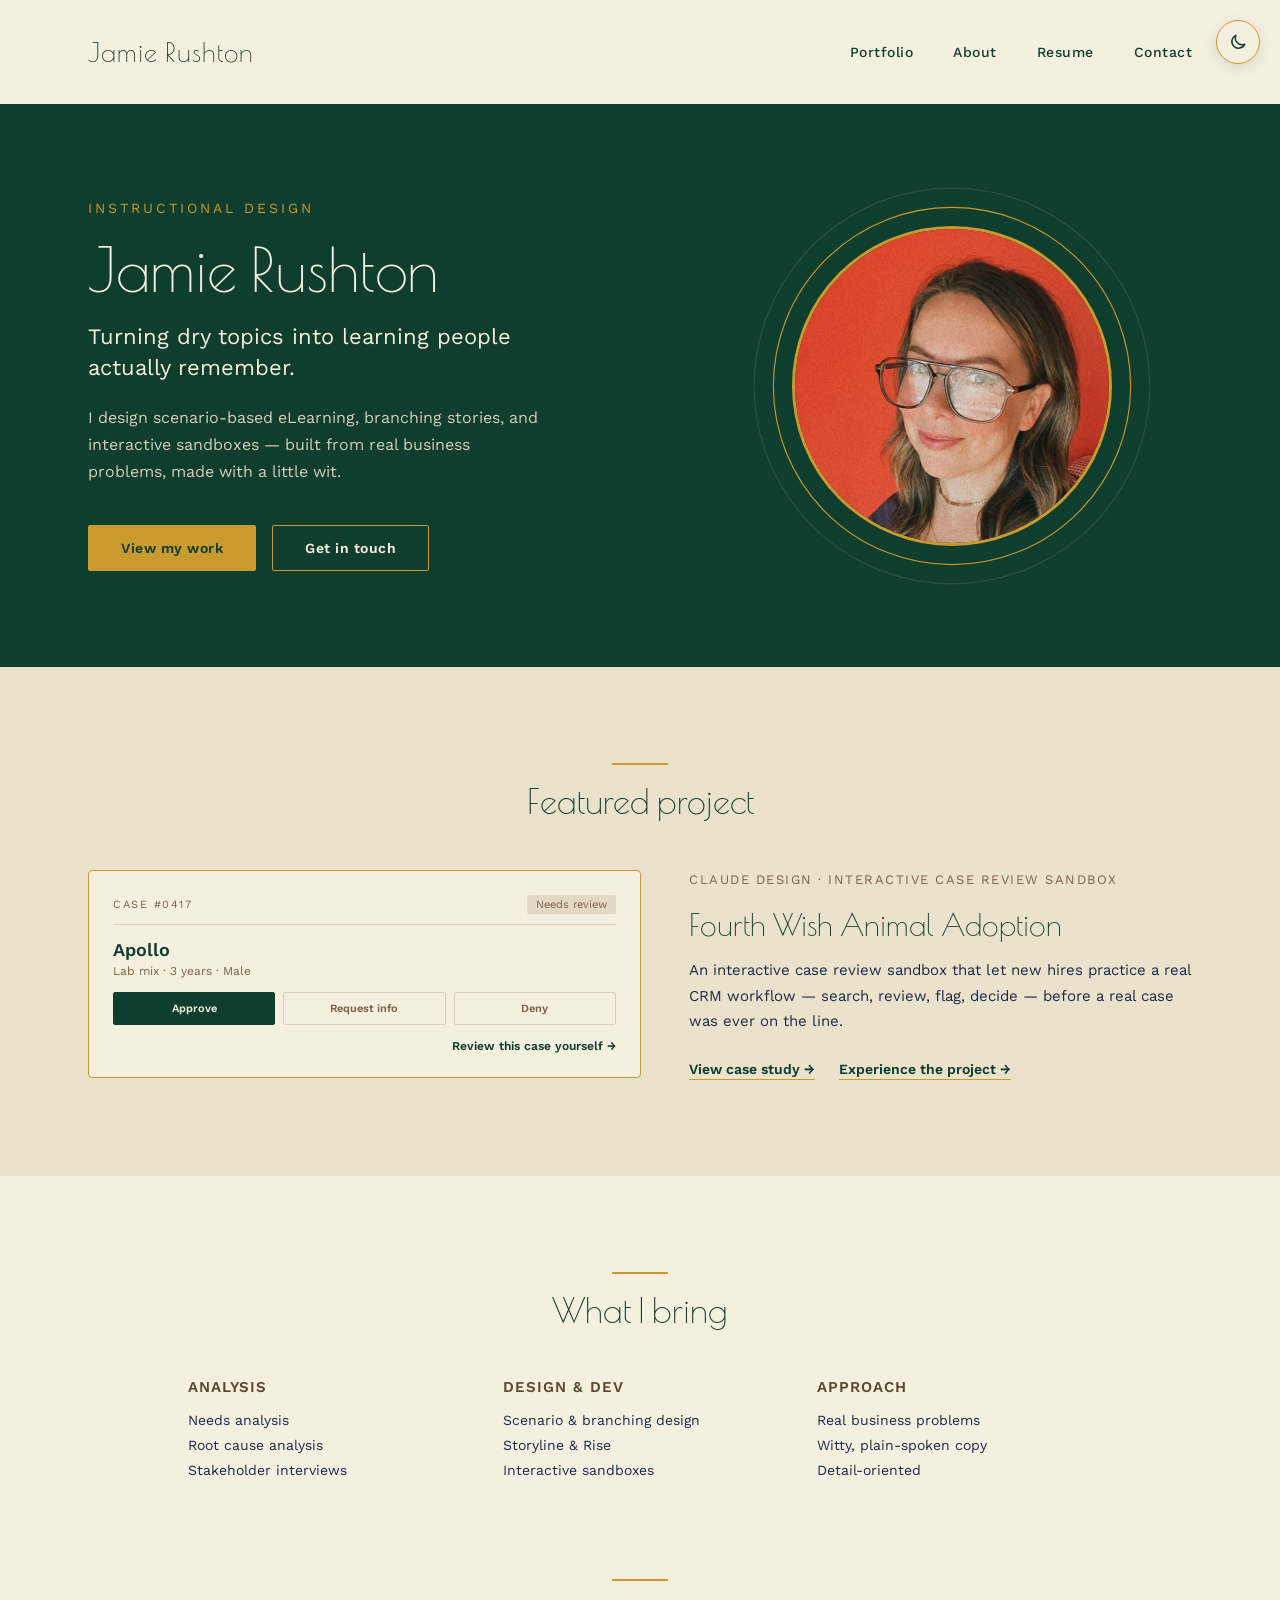
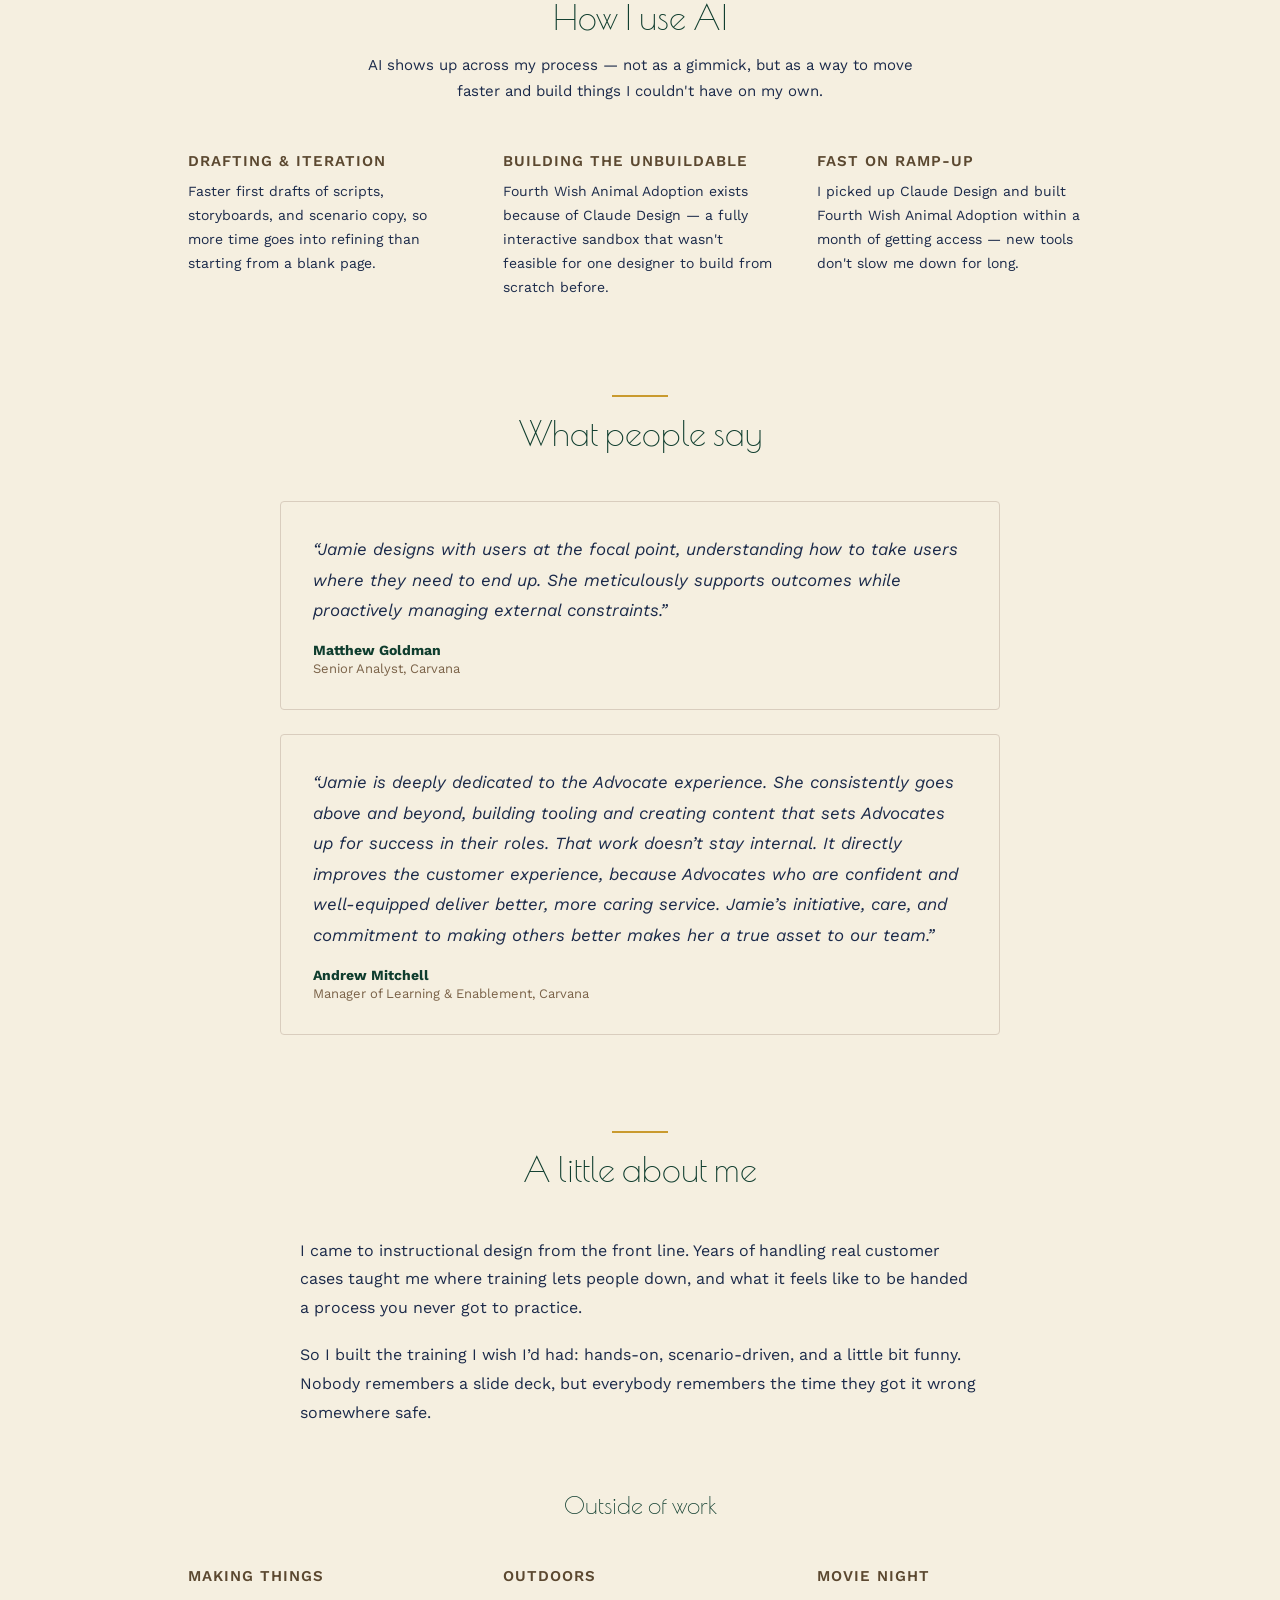
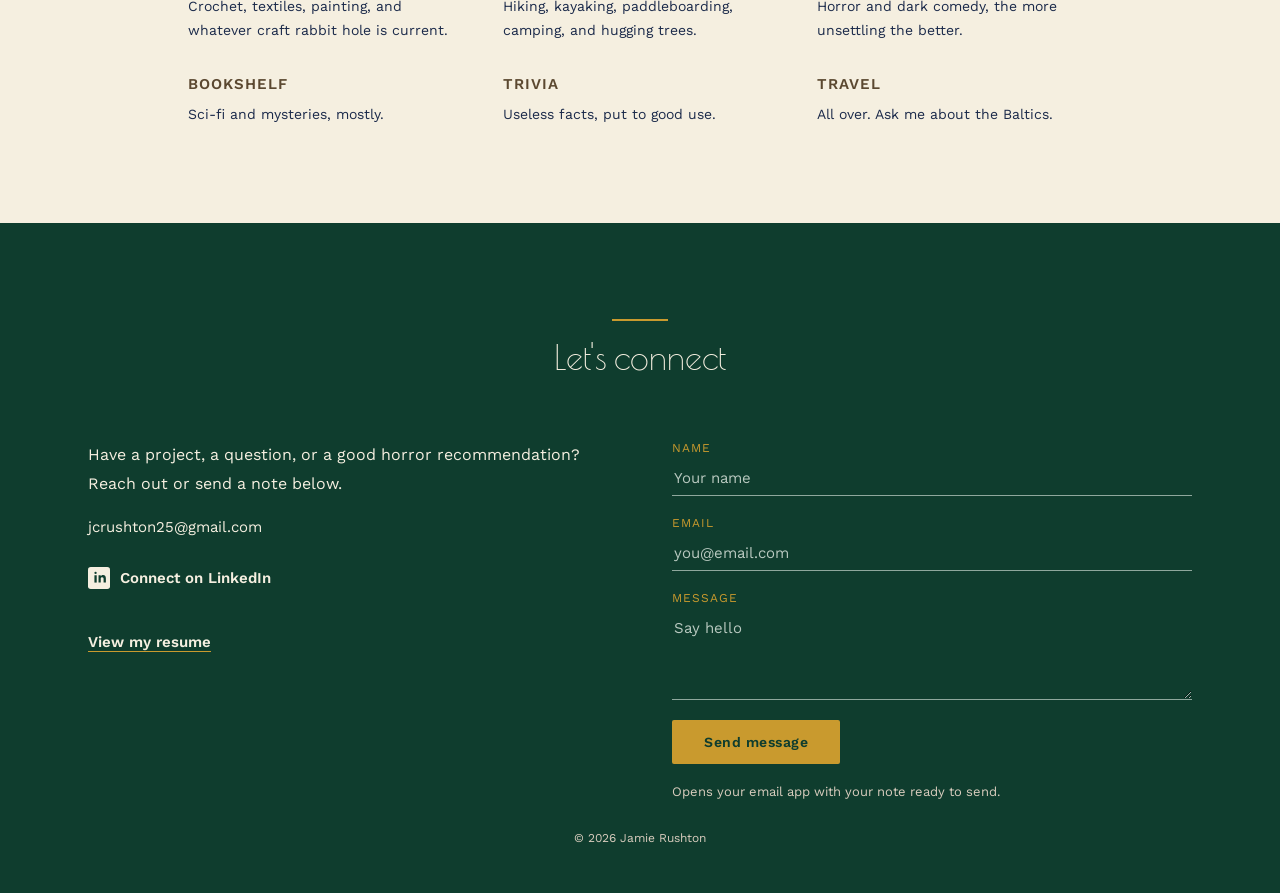
<file: index.html>
<!doctype html>
<html lang="en">
<head>
<meta charset="utf-8">
<meta name="viewport" content="width=device-width, initial-scale=1">
<title>Jamie Rushton · Instructional Designer</title>
<meta name="description" content="Jamie Rushton designs scenario-based eLearning, branching stories, and interactive sandboxes built from real business problems.">
<meta property="og:title" content="Jamie Rushton · Instructional Designer">
<meta property="og:description" content="Scenario-based eLearning, branching stories, and interactive sandboxes, made with a little wit.">
<meta property="og:type" content="website">
<meta property="og:image" content="assets/portrait.jpg">
<link rel="icon" href="assets/favicon.svg" type="image/svg+xml">
<link rel="preconnect" href="https://fonts.googleapis.com">
<link rel="preconnect" href="https://fonts.gstatic.com" crossorigin>
<link href="https://fonts.googleapis.com/css2?family=Poiret+One&family=Work+Sans:wght@400;500;600&display=swap" rel="stylesheet">
<link rel="stylesheet" href="css/style.css">
<script>
  // Set the theme before first paint so dark mode doesn't flash light.
  (function () {
    var t = null;
    try { t = localStorage.getItem('theme'); } catch (e) {}
    if (t !== 'light' && t !== 'dark') {
      t = window.matchMedia && window.matchMedia('(prefers-color-scheme: dark)').matches ? 'dark' : 'light';
    }
    document.documentElement.setAttribute('data-theme', t);
  })();
</script>
</head>
<body>
<a class="skip-link" href="#main">Skip to content</a>

<header>
  <nav class="site-nav wrap" aria-label="Main">
    <a class="brand" href="#top">Jamie Rushton</a>
    <ul>
      <li><a href="#work">Portfolio</a></li>
      <li><a href="#about">About</a></li>
      <li><a href="assets/jamie-rushton-resume.pdf" target="_blank" rel="noopener">Resume</a></li>
      <li><a href="#contact">Contact</a></li>
    </ul>
  </nav>
</header>

<main id="main">

  <section id="top" class="hero">
    <div class="wrap hero-inner">
      <div class="hero-copy">
        <p class="eyebrow">Instructional design</p>
        <h1>Jamie Rushton</h1>
        <p class="tagline">Turning dry topics into learning people actually remember.</p>
        <p class="lede">I design scenario-based eLearning, branching stories, and interactive sandboxes &mdash; built from real business problems, made with a little wit.</p>
        <div class="hero-actions">
          <a class="btn btn-gold" href="#work">View my work</a>
          <a class="btn btn-outline" href="#contact">Get in touch</a>
        </div>
      </div>
      <div class="hero-photo">
        <div class="portrait">
          <img src="assets/portrait.jpg" alt="Portrait of Jamie Rushton" width="320" height="320">
        </div>
      </div>
    </div>
  </section>

  <div class="tint-band">
  <section id="work" class="wrap featured" aria-labelledby="work-title">
    <div class="section-head">
      <div class="deco-line"></div>
      <h2 id="work-title">Featured project</h2>
    </div>

    <div class="featured-row">
      <a class="case-card" href="sandbox/" aria-label="Open the Fourth Wish case review sandbox">
        <div class="card-top">
          <p class="case-no">Case #0417</p>
          <p class="badge">Needs review</p>
        </div>
        <div>
          <p class="name">Apollo</p>
          <p class="meta">Lab mix &middot; 3 years &middot; Male</p>
        </div>
        <div class="actions" aria-hidden="true">
          <span>Approve</span>
          <span>Request info</span>
          <span>Deny</span>
        </div>
        <p class="play-hint">Review this case yourself &rarr;</p>
      </a>
      <div class="featured-copy">
        <p class="kicker">Claude Design &middot; Interactive case review sandbox</p>
        <h3>Fourth Wish Animal Adoption</h3>
        <p>An interactive case review sandbox that let new hires practice a real CRM workflow &mdash; search, review, flag, decide &mdash; before a real case was ever on the line.</p>
        <div class="link-row">
          <a class="text-link" href="case-study.html">View case study &rarr;</a>
          <a class="text-link" href="sandbox/">Experience the project &rarr;</a>
        </div>
      </div>
    </div>
  </section>
  </div>

  <section id="skills" class="wrap wrap-md stack-section skills" aria-labelledby="skills-title">
    <div class="section-head">
      <div class="deco-line"></div>
      <h2 id="skills-title">What I bring</h2>
    </div>
      <div class="grid-3">
        <div class="skill">
          <h3>Analysis</h3>
          <ul>
            <li>Needs analysis</li>
            <li>Root cause analysis</li>
            <li>Stakeholder interviews</li>
          </ul>
        </div>
        <div class="skill">
          <h3>Design &amp; dev</h3>
          <ul>
            <li>Scenario &amp; branching design</li>
            <li>Storyline &amp; Rise</li>
            <li>Interactive sandboxes</li>
          </ul>
        </div>
        <div class="skill">
          <h3>Approach</h3>
          <ul>
            <li>Real business problems</li>
            <li>Witty, plain-spoken copy</li>
            <li>Detail-oriented</li>
          </ul>
        </div>
      </div>
  </section>

  <section class="wrap wrap-md stack-section" aria-labelledby="ai-title">
    <div class="section-head">
      <div class="deco-line"></div>
      <h2 id="ai-title">How I use AI</h2>
      <p>AI shows up across my process &mdash; not as a gimmick, but as a way to move faster and build things I couldn't have on my own.</p>
    </div>
    <div class="grid-3">
      <div class="point">
        <h3>Drafting &amp; iteration</h3>
        <p>Faster first drafts of scripts, storyboards, and scenario copy, so more time goes into refining than starting from a blank page.</p>
      </div>
      <div class="point">
        <h3>Building the unbuildable</h3>
        <p>Fourth Wish Animal Adoption exists because of Claude Design &mdash; a fully interactive sandbox that wasn't feasible for one designer to build from scratch before.</p>
      </div>
      <div class="point">
        <h3>Fast on ramp-up</h3>
        <p>I picked up Claude Design and built Fourth Wish Animal Adoption within a month of getting access &mdash; new tools don't slow me down for long.</p>
      </div>
    </div>
  </section>

  <section class="wrap wrap-md stack-section" aria-labelledby="quotes-title">
    <div class="section-head">
      <div class="deco-line"></div>
      <h2 id="quotes-title">What people say</h2>
    </div>
    <div class="quotes">
      <figure class="quote">
        <blockquote>&ldquo;Jamie designs with users at the focal point, understanding how to take users where they need to end up. She meticulously supports outcomes while proactively managing external constraints.&rdquo;</blockquote>
        <figcaption><strong>Matthew Goldman</strong><span>Senior Analyst, Carvana</span></figcaption>
      </figure>
      <figure class="quote">
        <blockquote>&ldquo;Jamie is deeply dedicated to the Advocate experience. She consistently goes above and beyond, building tooling and creating content that sets Advocates up for success in their roles. That work doesn&rsquo;t stay internal. It directly improves the customer experience, because Advocates who are confident and well-equipped deliver better, more caring service. Jamie&rsquo;s initiative, care, and commitment to making others better makes her a true asset to our team.&rdquo;</blockquote>
        <figcaption><strong>Andrew Mitchell</strong><span>Manager of Learning &amp; Enablement, Carvana</span></figcaption>
      </figure>
      <!-- To add another testimonial, copy the whole <figure> above and paste it here. -->
    </div>
  </section>

  <section id="about" class="wrap wrap-md stack-section about" aria-labelledby="about-title">
    <div class="section-head">
      <div class="deco-line"></div>
      <h2 id="about-title">A little about me</h2>
    </div>
    <div class="about-copy">
      <p>I came to instructional design from the front line. Years of handling real customer cases taught me where training lets people down, and what it feels like to be handed a process you never got to practice.</p>
      <p>So I built the training I wish I&rsquo;d had: hands-on, scenario-driven, and a little bit funny. Nobody remembers a slide deck, but everybody remembers the time they got it wrong somewhere safe.</p>
    </div>
    <h3 class="outside-title">Outside of work</h3>
    <div class="grid-3 outside">
      <div class="point"><h3>Making things</h3><p>Crochet, textiles, painting, and whatever craft rabbit hole is current.</p></div>
      <div class="point"><h3>Outdoors</h3><p>Hiking, kayaking, paddleboarding, camping, and hugging trees.</p></div>
      <div class="point"><h3>Movie night</h3><p>Horror and dark comedy, the more unsettling the better.</p></div>
      <div class="point"><h3>Bookshelf</h3><p>Sci-fi and mysteries, mostly.</p></div>
      <div class="point"><h3>Trivia</h3><p>Useless facts, put to good use.</p></div>
      <div class="point"><h3>Travel</h3><p>All over. Ask me about the Baltics.</p></div>
    </div>
  </section>

  <div class="contact-band">
  <section id="contact" class="wrap contact" aria-labelledby="contact-title">
    <div class="section-head">
      <div class="deco-line"></div>
      <h2 id="contact-title">Let's connect</h2>
    </div>

    <div class="contact-row">
      <div class="contact-info">
        <p>Have a project, a question, or a good horror recommendation? Reach out or send a note below.</p>
        <a class="email" href="mailto:jcrushton25@gmail.com">jcrushton25@gmail.com</a>
        <a class="linkedin" href="https://www.linkedin.com/in/jamie-rushton" target="_blank" rel="noopener">
          <svg width="22" height="22" viewBox="0 0 24 24" fill="none" aria-hidden="true">
            <rect class="icon-bg" width="24" height="24" rx="3" fill="#0F3D2E"/>
            <path class="icon-fg" d="M7 9H9.5V17H7V9Z" fill="#F5EFE0"/>
            <circle cx="8.25" cy="6.5" r="1.25" class="icon-fg" fill="#F5EFE0"/>
            <path d="M11.5 9H13.9V10.2C14.3 9.5 15.2 8.8 16.5 8.8C18.7 8.8 19.5 10.2 19.5 12.6V17H17V13.1C17 11.9 16.6 11.1 15.5 11.1C14.6 11.1 14.1 11.7 13.9 12.3C13.85 12.45 13.9 12.75 13.9 13V17H11.5V9Z" class="icon-fg" fill="#F5EFE0"/>
          </svg>
          Connect on LinkedIn
        </a>
        <a class="resume-link" href="assets/jamie-rushton-resume.pdf" target="_blank" rel="noopener">View my resume</a>
      </div>

      <form class="contact-form" id="contact-form" data-to="jcrushton25@gmail.com">
        <div class="field">
          <label for="contact-name">Name</label>
          <input id="contact-name" type="text" name="name" placeholder="Your name" autocomplete="name" required>
        </div>
        <div class="field">
          <label for="contact-email">Email</label>
          <input id="contact-email" type="email" name="email" placeholder="you@email.com" autocomplete="email" required>
        </div>
        <div class="field">
          <label for="contact-message">Message</label>
          <textarea id="contact-message" name="message" rows="4" placeholder="Say hello" required></textarea>
        </div>
        <button class="btn btn-dark" type="submit">Send message</button>
        <p class="form-note">Opens your email app with your note ready to send.</p>
      </form>
    </div>
  </section>
  </div>

</main>

<footer class="site-footer on-emerald">
  <p>&copy; <span id="year">2026</span> Jamie Rushton</p>
</footer>

<script src="js/contact.js"></script>
<script src="js/theme.js"></script>
</body>
</html>
</file>
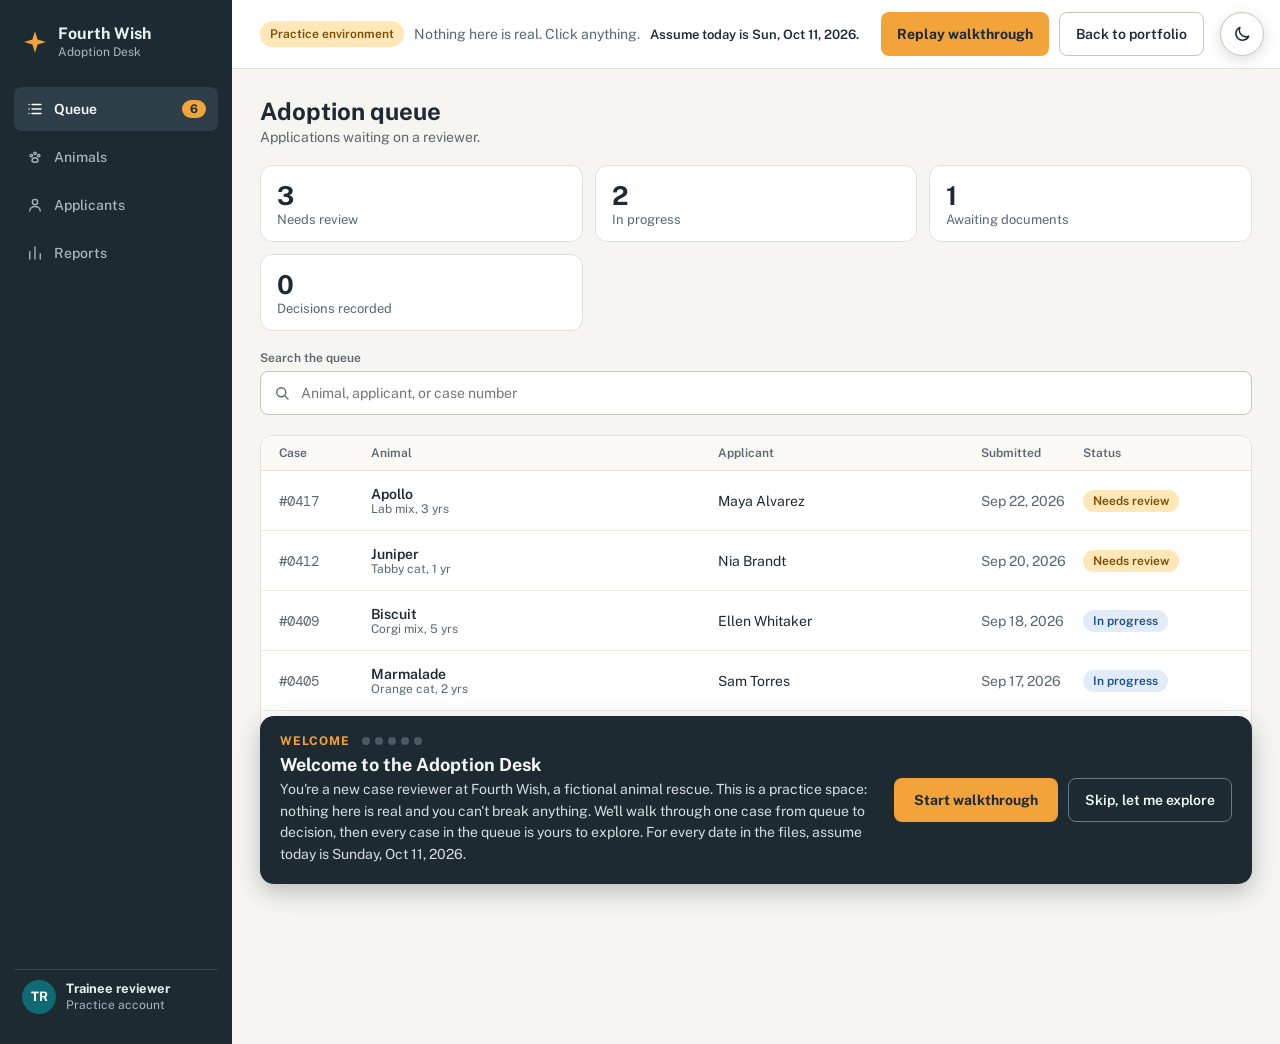
<file: sandbox/index.html>
<!doctype html>
<html lang="en">
<head>
<meta charset="utf-8">
<meta name="viewport" content="width=device-width, initial-scale=1">
<title>Adoption Desk · Fourth Wish practice sandbox</title>
<meta name="description" content="A practice CRM sandbox: review an adoption case from queue to decision. Built by Jamie Rushton.">
<link rel="icon" href="../assets/favicon.svg" type="image/svg+xml">
<link rel="preconnect" href="https://fonts.googleapis.com">
<link rel="preconnect" href="https://fonts.gstatic.com" crossorigin>
<link href="https://fonts.googleapis.com/css2?family=DM+Mono:wght@400;500&family=Public+Sans:wght@400;500;600;700&display=swap" rel="stylesheet">
<link rel="stylesheet" href="sandbox.css?v=20261011">
<link rel="stylesheet" href="dark.css?v=20261011">
<script>
  // Set the theme before first paint so dark mode doesn't flash light.
  (function () {
    var t = null;
    try { t = localStorage.getItem('theme'); } catch (e) {}
    if (t !== 'light' && t !== 'dark') {
      t = window.matchMedia && window.matchMedia('(prefers-color-scheme: dark)').matches ? 'dark' : 'light';
    }
    document.documentElement.setAttribute('data-theme', t);
  })();
</script>
</head>
<body>
<div id="app">
  <noscript><p style="padding: 28px;">This practice sandbox needs JavaScript turned on. <a href="../case-study.html">Read the case study</a> instead.</p></noscript>
</div>
<script src="sandbox.js?v=20261011"></script>
<script src="../js/theme.js?v=20261011"></script>
</body>
</html>
</file>
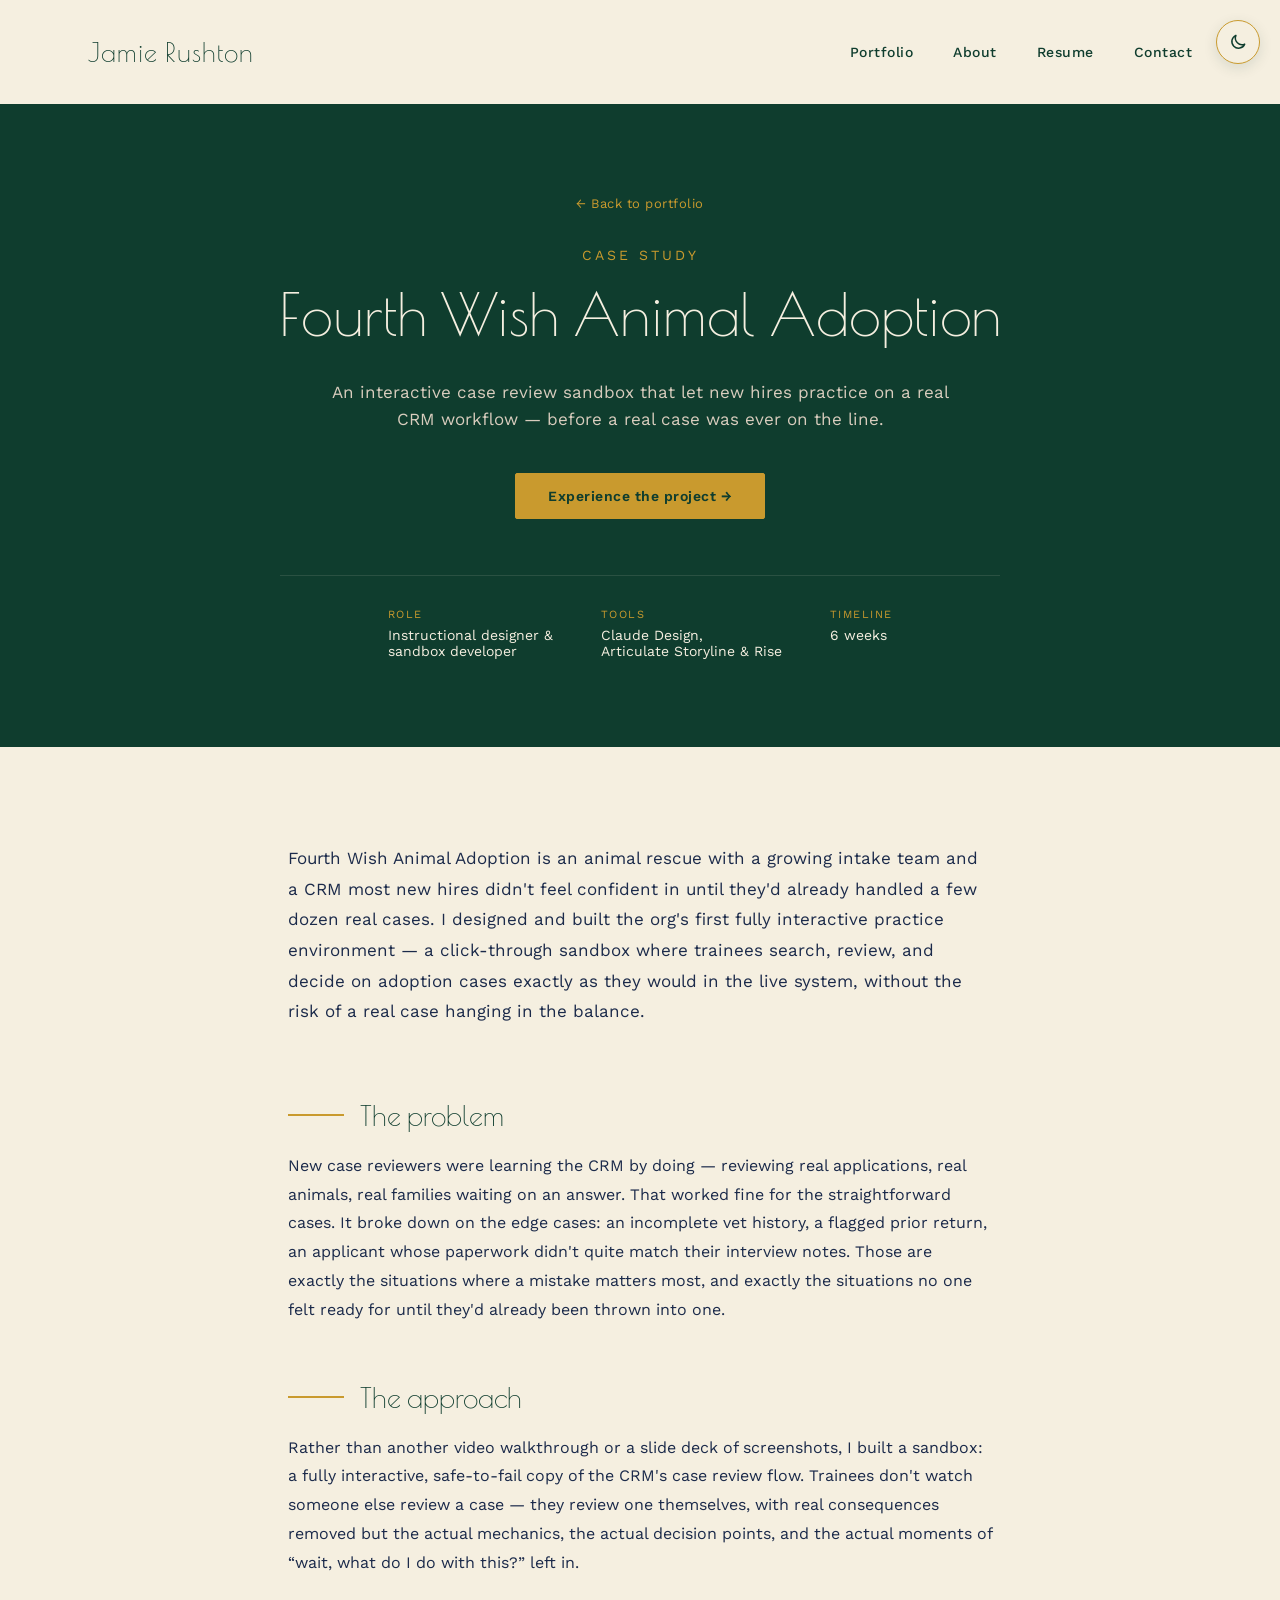
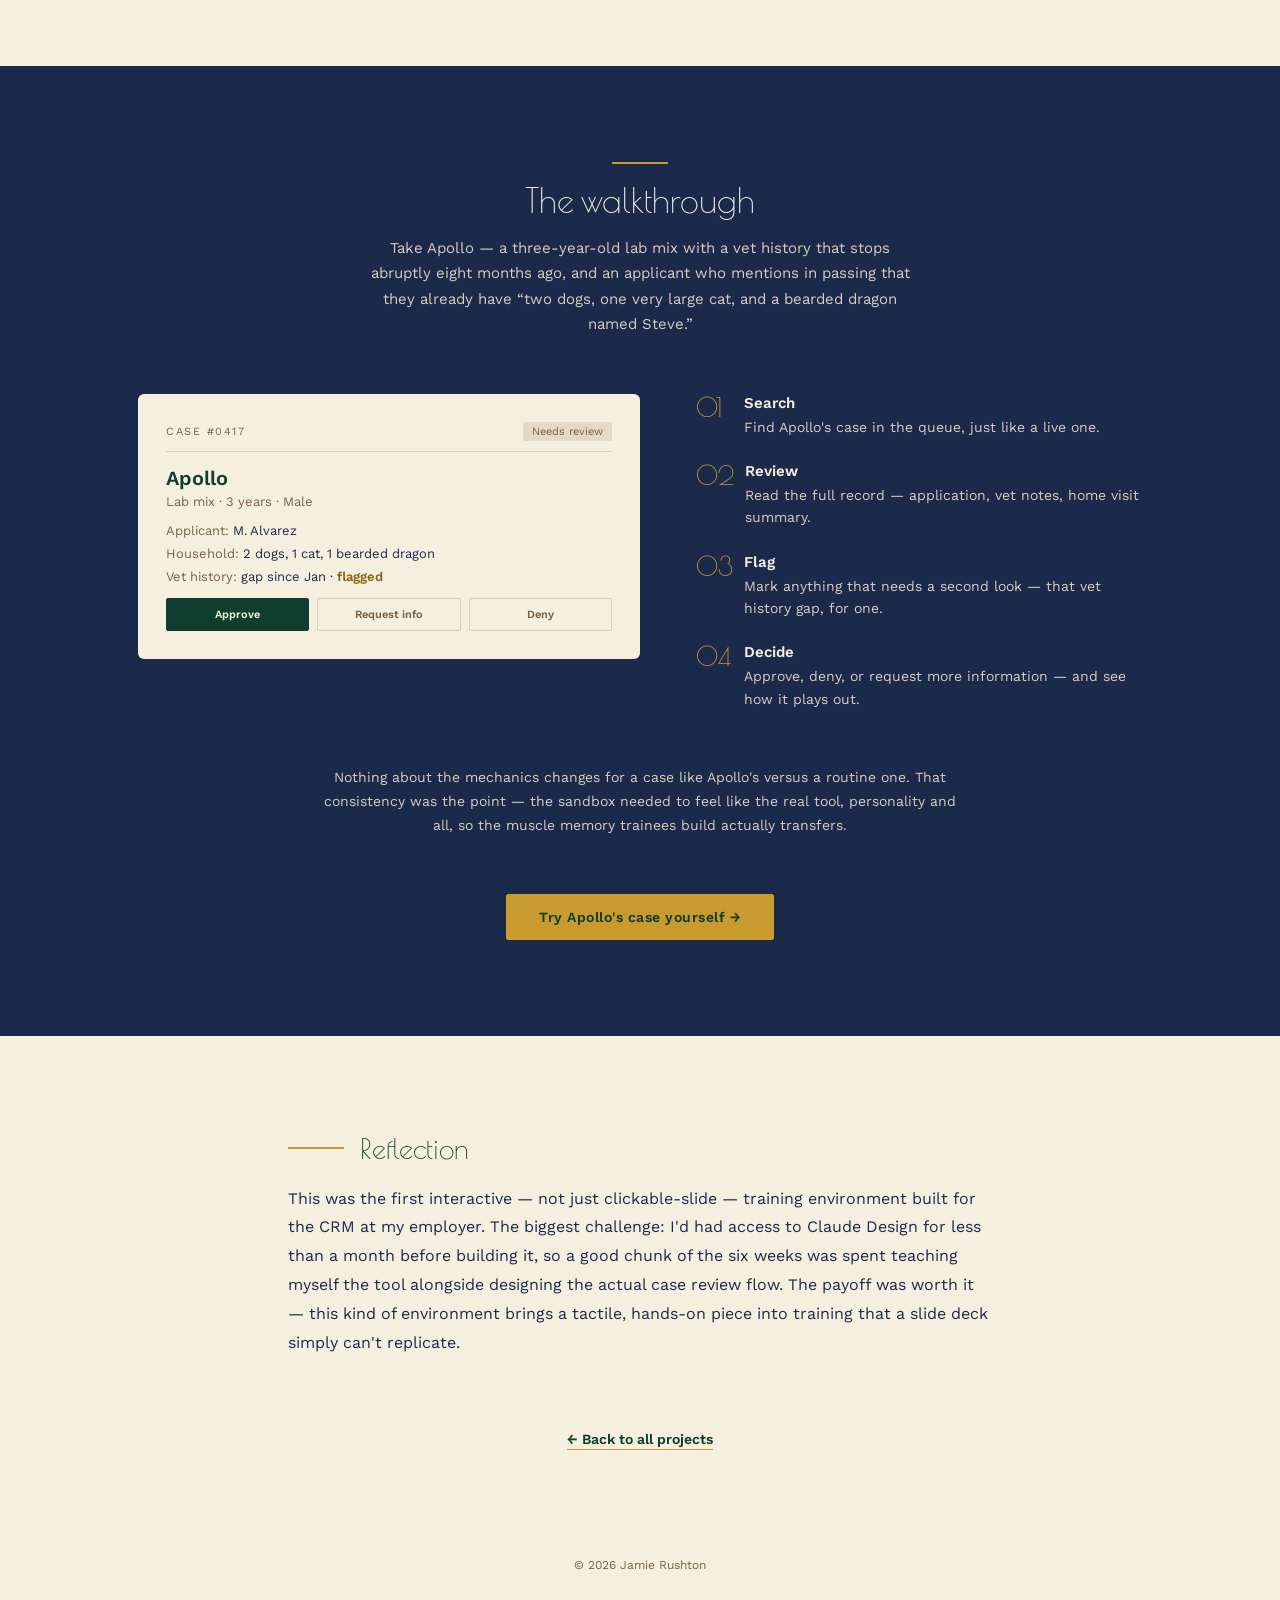
<file: case-study.html>
<!doctype html>
<html lang="en">
<head>
<meta charset="utf-8">
<meta name="viewport" content="width=device-width, initial-scale=1">
<title>Case study: Fourth Wish Animal Adoption · Jamie Rushton</title>
<meta name="description" content="How Jamie Rushton designed an interactive case review sandbox so new hires could practice a real CRM workflow safely.">
<link rel="icon" href="assets/favicon.svg" type="image/svg+xml">
<link rel="preconnect" href="https://fonts.googleapis.com">
<link rel="preconnect" href="https://fonts.gstatic.com" crossorigin>
<link href="https://fonts.googleapis.com/css2?family=Poiret+One&family=Work+Sans:wght@400;500;600&display=swap" rel="stylesheet">
<link rel="stylesheet" href="css/style.css">
<script>
  // Set the theme before first paint so dark mode doesn't flash light.
  (function () {
    var t = null;
    try { t = localStorage.getItem('theme'); } catch (e) {}
    if (t !== 'light' && t !== 'dark') {
      t = window.matchMedia && window.matchMedia('(prefers-color-scheme: dark)').matches ? 'dark' : 'light';
    }
    document.documentElement.setAttribute('data-theme', t);
  })();
</script>
</head>
<body>
<a class="skip-link" href="#main">Skip to content</a>

<header>
  <nav class="site-nav wrap" aria-label="Main">
    <a class="brand" href="./">Jamie Rushton</a>
    <ul>
      <li><a href="./#work">Portfolio</a></li>
      <li><a href="./#about">About</a></li>
      <li><a href="assets/jamie-rushton-resume.pdf" target="_blank" rel="noopener">Resume</a></li>
      <li><a href="./#contact">Contact</a></li>
    </ul>
  </nav>
</header>

<main id="main">

  <section class="cs-hero">
    <div class="wrap">
      <a class="back" href="./#work">&larr; Back to portfolio</a>
      <p class="eyebrow">Case study</p>
      <h1>Fourth Wish Animal Adoption</h1>
      <p class="lede">An interactive case review sandbox that let new hires practice on a real CRM workflow &mdash; before a real case was ever on the line.</p>
      <a class="btn btn-gold" href="sandbox/">Experience the project &rarr;</a>
      <dl class="cs-meta">
        <div>
          <dt>Role</dt>
          <dd>Instructional designer &amp;<br>sandbox developer</dd>
        </div>
        <div>
          <dt>Tools</dt>
          <dd>Claude Design,<br>Articulate Storyline &amp; Rise</dd>
        </div>
        <div>
          <dt>Timeline</dt>
          <dd>6 weeks</dd>
        </div>
      </dl>
    </div>
  </section>

  <section class="wrap wrap-sm prose" style="padding-top: 96px;">
    <p class="intro">Fourth Wish Animal Adoption is an animal rescue with a growing intake team and a CRM most new hires didn't feel confident in until they'd already handled a few dozen real cases. I designed and built the org's first fully interactive practice environment &mdash; a click-through sandbox where trainees search, review, and decide on adoption cases exactly as they would in the live system, without the risk of a real case hanging in the balance.</p>
  </section>

  <section class="wrap wrap-sm prose" aria-labelledby="problem-title">
    <div class="prose-head">
      <div class="deco-line"></div>
      <h2 id="problem-title">The problem</h2>
    </div>
    <p>New case reviewers were learning the CRM by doing &mdash; reviewing real applications, real animals, real families waiting on an answer. That worked fine for the straightforward cases. It broke down on the edge cases: an incomplete vet history, a flagged prior return, an applicant whose paperwork didn't quite match their interview notes. Those are exactly the situations where a mistake matters most, and exactly the situations no one felt ready for until they'd already been thrown into one.</p>
  </section>

  <section class="wrap wrap-sm prose" style="padding-top: 56px;" aria-labelledby="approach-title">
    <div class="prose-head">
      <div class="deco-line"></div>
      <h2 id="approach-title">The approach</h2>
    </div>
    <p>Rather than another video walkthrough or a slide deck of screenshots, I built a sandbox: a fully interactive, safe-to-fail copy of the CRM's case review flow. Trainees don't watch someone else review a case &mdash; they review one themselves, with real consequences removed but the actual mechanics, the actual decision points, and the actual moments of &ldquo;wait, what do I do with this?&rdquo; left in.</p>
  </section>

  <section class="band on-dark walkthrough" aria-labelledby="walk-title">
    <div class="wrap">
      <div class="section-head">
        <div class="deco-line"></div>
        <h2 id="walk-title">The walkthrough</h2>
        <p>Take Apollo &mdash; a three-year-old lab mix with a vet history that stops abruptly eight months ago, and an applicant who mentions in passing that they already have &ldquo;two dogs, one very large cat, and a bearded dragon named Steve.&rdquo;</p>
      </div>

      <div class="walkthrough-row">
        <div class="case-card">
          <div class="card-top">
            <p class="case-no">Case #0417</p>
            <p class="badge">Needs review</p>
          </div>
          <div>
            <p class="name" style="font-size: 20px;">Apollo</p>
            <p class="meta" style="font-size: 13px;">Lab mix &middot; 3 years &middot; Male</p>
          </div>
          <div class="facts">
            <p><span>Applicant:</span> M. Alvarez</p>
            <p><span>Household:</span> 2 dogs, 1 cat, 1 bearded dragon</p>
            <p><span>Vet history:</span> gap since Jan &middot; <b class="flag">flagged</b></p>
          </div>
          <div class="actions" aria-hidden="true">
            <span>Approve</span>
            <span>Request info</span>
            <span>Deny</span>
          </div>
        </div>

        <ol class="steps">
          <li>
            <span class="num" aria-hidden="true">01</span>
            <div>
              <h3>Search</h3>
              <p>Find Apollo's case in the queue, just like a live one.</p>
            </div>
          </li>
          <li>
            <span class="num" aria-hidden="true">02</span>
            <div>
              <h3>Review</h3>
              <p>Read the full record &mdash; application, vet notes, home visit summary.</p>
            </div>
          </li>
          <li>
            <span class="num" aria-hidden="true">03</span>
            <div>
              <h3>Flag</h3>
              <p>Mark anything that needs a second look &mdash; that vet history gap, for one.</p>
            </div>
          </li>
          <li>
            <span class="num" aria-hidden="true">04</span>
            <div>
              <h3>Decide</h3>
              <p>Approve, deny, or request more information &mdash; and see how it plays out.</p>
            </div>
          </li>
        </ol>
      </div>

      <p class="closing">Nothing about the mechanics changes for a case like Apollo's versus a routine one. That consistency was the point &mdash; the sandbox needed to feel like the real tool, personality and all, so the muscle memory trainees build actually transfers.</p>
      <a class="btn btn-gold" href="sandbox/">Try Apollo's case yourself &rarr;</a>
    </div>
  </section>

  <section class="wrap wrap-sm prose" style="padding-top: 96px;" aria-labelledby="reflection-title">
    <div class="prose-head">
      <div class="deco-line"></div>
      <h2 id="reflection-title">Reflection</h2>
    </div>
    <p>This was the first interactive &mdash; not just clickable-slide &mdash; training environment built for the CRM at my employer. The biggest challenge: I'd had access to Claude Design for less than a month before building it, so a good chunk of the six weeks was spent teaching myself the tool alongside designing the actual case review flow. The payoff was worth it &mdash; this kind of environment brings a tactile, hands-on piece into training that a slide deck simply can't replicate.</p>
  </section>

  <div class="wrap wrap-sm cs-footer">
    <a class="text-link" href="./#work">&larr; Back to all projects</a>
  </div>

</main>

<footer class="site-footer">
  <p>&copy; <span id="year">2026</span> Jamie Rushton</p>
</footer>

<script src="js/contact.js"></script>
<script src="js/theme.js"></script>
</body>
</html>
</file>
<file: css/style.css>
/* Shared styles for the homepage and case study pages. */

:root {
  --cream: #F5EFE0;
  --forest: #0F3D2E;
  --forest-line: #2A5142;
  --navy: #1B2A4A;
  --gold: #C99A2E;
  --sand: #D9CDBE;
  --tan: #E4D9C4;
  --brown: #7A6248;
  --display: 'Poiret One', sans-serif;
  --body: 'Work Sans', sans-serif;

  /* Roles. Light mode maps them straight onto the palette above;
     dark mode below swaps them for darker or lighter shades of the same colors. */
  color-scheme: light;
  --bg: var(--cream);
  --surface: var(--cream);
  --text: var(--navy);
  --heading: var(--forest);
  --link: var(--forest);
  --muted: var(--brown);
  --line: var(--sand);
  --field-line: #B9AA95;
  --badge-bg: var(--tan);
  --flag: #8A6413;
  --hero-bg: var(--forest);
  --band-bg: var(--navy);
  --tint-bg: #EBE2CC;
  --sub-heading: #5B4830;
  --btn-dark-bg: var(--forest);
  --btn-dark-hover: #17533F;
  --btn-dark-text: var(--cream);
  --chip-bg: var(--forest);
  --icon-bg: var(--forest);
  --icon-fg: var(--cream);
  --card-shadow: rgba(15, 61, 46, 0.12);
}

:root[data-theme="dark"] {
  color-scheme: dark;
  --bg: #0B1A15;
  --surface: #12261F;
  --text: #E4D9C4;
  --heading: #F5EFE0;
  --link: #D9AE4A;
  --muted: #B8A58C;
  --line: #2A5142;
  --field-line: #4F6B5E;
  --badge-bg: #3A3022;
  --flag: #E0B85A;
  --hero-bg: #0F3D2E;
  --band-bg: #1B2A4A;
  --tint-bg: #10221B;
  --sub-heading: #B8A58C;
  --btn-dark-bg: #C99A2E;
  --btn-dark-hover: #D9AE4A;
  --btn-dark-text: #0F3D2E;
  --chip-bg: #1F5A44;
  --icon-bg: #C99A2E;
  --icon-fg: #0B1A15;
  --card-shadow: rgba(0, 0, 0, 0.45);
}

*, *::before, *::after { box-sizing: border-box; }

html { scroll-behavior: smooth; }

body {
  margin: 0;
  background: var(--bg);
  font-family: var(--body);
  color: var(--text);
}

a { color: var(--link); text-decoration: none; }
a:hover { color: var(--gold); }
a:focus-visible, button:focus-visible, input:focus-visible, textarea:focus-visible {
  outline: 3px solid var(--gold);
  outline-offset: 3px;
}

img { max-width: 100%; }

.skip-link {
  position: absolute;
  left: 16px;
  top: -60px;
  background: var(--forest);
  color: var(--cream);
  padding: 10px 16px;
  z-index: 10;
}
.skip-link:focus { top: 16px; color: var(--cream); }

.wrap { width: 100%; max-width: 1200px; margin: 0 auto; padding-left: 48px; padding-right: 48px; }
.wrap-md { max-width: 1000px; }
.wrap-sm { max-width: 800px; }

.deco-line { height: 2px; background: var(--gold); width: 56px; }

.display { font-family: var(--display); font-weight: 400; }

.eyebrow {
  font-size: 14px;
  letter-spacing: 3px;
  text-transform: uppercase;
  color: var(--gold);
  margin: 0 0 20px;
}

/* Nav */
.site-nav {
  display: flex;
  flex-wrap: wrap;
  align-items: center;
  justify-content: space-between;
  gap: 16px 40px;
  padding-top: 32px;
  padding-bottom: 32px;
}
.site-nav .brand { font-family: var(--display); font-size: 26px; letter-spacing: 1px; color: var(--heading); }
.site-nav ul { list-style: none; margin: 0; padding: 0; display: flex; flex-wrap: wrap; gap: 8px 40px; }
.site-nav ul a { font-size: 14px; font-weight: 500; letter-spacing: 0.5px; display: inline-block; padding: 12px 0; }
/* Leave room on the right for the fixed theme toggle. */
.site-nav { padding-right: max(48px, calc(84px - max(0px, (100vw - 1200px) / 2))); }

/* Theme toggle: fixed to the top right on every page */
.theme-toggle {
  position: fixed;
  top: 20px;
  right: 20px;
  z-index: 20;
  width: 44px;
  height: 44px;
  display: flex;
  align-items: center;
  justify-content: center;
  padding: 0;
  border: 1px solid var(--gold);
  border-radius: 50%;
  background: var(--bg);
  color: var(--heading);
  box-shadow: 0 4px 14px var(--card-shadow);
  cursor: pointer;
}
.theme-toggle:hover { color: var(--gold); }
.theme-toggle svg { display: block; }
.theme-toggle .icon-sun { display: none; }
:root[data-theme="dark"] .theme-toggle .icon-sun { display: block; }
:root[data-theme="dark"] .theme-toggle .icon-moon { display: none; }

/* Buttons */
.btn {
  display: inline-flex;
  align-items: center;
  justify-content: center;
  min-height: 44px;
  font-weight: 600;
  font-size: 14px;
  padding: 14px 32px;
  border-radius: 2px;
  letter-spacing: 0.5px;
  font-family: var(--body);
  cursor: pointer;
}
.btn-gold { background: var(--gold); color: var(--forest); border: 1px solid var(--gold); }
.btn-gold:hover { background: #D9AE4A; color: var(--forest); }
.btn-outline { border: 1px solid var(--gold); color: var(--cream); }
.btn-outline:hover { background: rgba(201, 154, 46, 0.12); color: var(--cream); }
.btn-dark { background: var(--btn-dark-bg); color: var(--btn-dark-text); border: none; }
.btn-dark:hover { background: var(--btn-dark-hover); color: var(--btn-dark-text); }

.text-link {
  font-size: 14px;
  font-weight: 600;
  color: var(--link);
  border-bottom: 1px solid var(--gold);
  padding: 10px 0 2px;
}

/* Section headings */
.section-head {
  display: flex;
  flex-direction: column;
  align-items: center;
  text-align: center;
  gap: 16px;
}
.section-head h2 { font-family: var(--display); font-weight: 400; font-size: 34px; color: var(--heading); margin: 0; }
.section-head p { font-size: 15px; max-width: 560px; line-height: 1.7; margin: 0; }
.on-dark .section-head h2 { color: var(--cream); }
.on-dark .section-head p { color: var(--sand); }

/* Hero (home) */
.hero { background: var(--hero-bg); padding: 96px 0; }
.hero-inner { display: flex; align-items: center; gap: 72px; }
.hero-copy { flex: 1.15; }
.hero h1 { font-family: var(--display); font-weight: 400; font-size: 60px; color: var(--cream); margin: 0 0 20px; line-height: 1.1; }
.hero .tagline { font-size: 22px; color: var(--cream); margin: 0 0 20px; line-height: 1.4; max-width: 480px; }
.hero .lede { font-size: 16px; color: var(--sand); max-width: 460px; margin: 0 0 40px; line-height: 1.7; }
.hero-actions { display: flex; flex-wrap: wrap; gap: 16px; }
.hero-photo { flex: 1; display: flex; justify-content: center; }
.portrait { position: relative; width: 320px; height: 320px; }
.portrait::before, .portrait::after {
  content: "";
  position: absolute;
  inset: 0;
  border-radius: 50%;
}
.portrait::before { border: 1px solid var(--gold); transform: scale(1.12); }
.portrait::after { border: 1px solid var(--forest-line); transform: scale(1.24); }
.portrait img {
  width: 100%;
  height: 100%;
  border-radius: 50%;
  object-fit: cover;
  border: 3px solid var(--gold);
  display: block;
}

/* Featured project */
.featured { padding-top: 96px; padding-bottom: 96px; display: flex; flex-direction: column; gap: 48px; }
.featured-row { display: flex; gap: 48px; align-items: center; }
.featured-row > * { flex: 1; min-width: 0; }
.featured-copy { display: flex; flex-direction: column; gap: 16px; }
.featured-copy .kicker { font-size: 13px; letter-spacing: 1.5px; text-transform: uppercase; color: var(--muted); margin: 0; }
.featured-copy h3 { font-family: var(--display); font-weight: 400; font-size: 30px; color: var(--heading); margin: 0; }
.featured-copy p { font-size: 15px; line-height: 1.7; margin: 0; }
.link-row { display: flex; gap: 8px 24px; flex-wrap: wrap; align-items: center; }

/* Case card (the little Apollo preview) */
.case-card {
  display: flex;
  flex-direction: column;
  gap: 14px;
  background: var(--surface);
  border: 1px solid var(--gold);
  border-radius: 4px;
  padding: 24px;
  color: var(--text);
  transition: transform 0.15s ease, box-shadow 0.15s ease;
}
a.case-card:hover { color: var(--text); transform: translateY(-2px); box-shadow: 0 10px 24px var(--card-shadow); }
.case-card .card-top { display: flex; justify-content: space-between; align-items: center; border-bottom: 1px solid var(--line); padding-bottom: 10px; }
.case-card .case-no { font-size: 11px; letter-spacing: 1.5px; text-transform: uppercase; color: var(--muted); margin: 0; }
.case-card .badge { font-size: 11px; background: var(--badge-bg); color: var(--muted); padding: 3px 9px; border-radius: 2px; margin: 0; }
.case-card .name { font-size: 18px; font-weight: 600; color: var(--heading); margin: 0; }
.case-card .meta { font-size: 12px; color: var(--muted); margin: 4px 0 0; }
.case-card .facts { display: flex; flex-direction: column; gap: 8px; font-size: 13px; }
.case-card .facts p { margin: 0; }
.case-card .facts span { color: var(--muted); }
.case-card .facts .flag { color: var(--flag); font-weight: 600; }
.case-card .actions { display: flex; gap: 8px; }
.case-card .actions span { flex: 1; text-align: center; font-size: 11px; font-weight: 600; padding: 9px 0; border-radius: 2px; border: 1px solid var(--line); color: var(--muted); }
.case-card .actions span:first-child { background: var(--chip-bg); color: var(--cream); border-color: var(--chip-bg); }
.case-card .play-hint { font-size: 12px; font-weight: 600; color: var(--link); margin: 0; text-align: right; }

/* Skills band */
.band { background: var(--band-bg); padding: 96px 0; }
.band .section-head { margin-bottom: 56px; }
.grid-3 { display: grid; grid-template-columns: repeat(3, minmax(0, 1fr)); gap: 40px; }
.grid-2 { display: grid; grid-template-columns: repeat(2, minmax(0, 1fr)); gap: 32px; }
.skill h3 { font-size: 15px; font-weight: 600; letter-spacing: 1px; text-transform: uppercase; color: var(--sub-heading); margin: 0 0 12px; }
.skill ul { list-style: none; margin: 0; padding: 0; font-size: 14px; line-height: 1.8; color: var(--text); }

/* AI + testimonials */
.stack-section { padding-top: 96px; display: flex; flex-direction: column; align-items: center; gap: 48px; }
.stack-section > .grid-3, .stack-section > .grid-2 { width: 100%; }
.point h3 { font-size: 15px; font-weight: 600; letter-spacing: 1px; text-transform: uppercase; color: var(--sub-heading); margin: 0 0 10px; }
.point p { font-size: 14px; line-height: 1.7; margin: 0; }
.quote { border: 1px solid var(--line); border-radius: 4px; padding: 32px; margin: 0; display: flex; flex-direction: column; gap: 16px; }
.quote blockquote { font-size: 15px; line-height: 1.8; margin: 0; font-style: italic; }
.quote figcaption strong { display: block; font-size: 14px; color: var(--heading); }
.quote figcaption span { font-size: 13px; color: var(--muted); }

/* Contact */
.contact { padding-top: 96px; padding-bottom: 64px; display: flex; flex-direction: column; align-items: center; gap: 64px; }
.contact-row { width: 100%; display: flex; gap: 64px; align-items: flex-start; }
.contact-row > * { flex: 1; min-width: 0; }
.contact-info { display: flex; flex-direction: column; gap: 20px; }
.contact-info p { font-size: 16px; line-height: 1.8; margin: 0; }
.contact-info .email { font-size: 15px; }
.linkedin { display: inline-flex; align-items: center; gap: 10px; font-size: 15px; font-weight: 600; min-height: 44px; }
.linkedin .icon-bg { fill: var(--icon-bg); }
.linkedin .icon-fg { fill: var(--icon-fg); }
.contact-form { display: flex; flex-direction: column; gap: 20px; }
.field { display: flex; flex-direction: column; gap: 6px; }
.field label { font-size: 12px; letter-spacing: 1px; text-transform: uppercase; color: var(--muted); }
.field input, .field textarea {
  border: none;
  border-bottom: 1px solid var(--field-line);
  background: transparent;
  padding: 8px 2px;
  font-size: 15px;
  font-family: var(--body);
  color: var(--text);
}
.field textarea { resize: vertical; }
.contact-form .btn { align-self: flex-start; }
.form-note { font-size: 13px; color: var(--muted); margin: 0; }

.site-footer { text-align: center; font-size: 12px; color: var(--muted); padding: 0 0 48px; }

/* Case study page */
.cs-hero { background: var(--hero-bg); padding: 80px 0 72px; text-align: center; }
.cs-hero .wrap { display: flex; flex-direction: column; align-items: center; }
.cs-hero .back { font-size: 13px; color: var(--gold); margin-bottom: 24px; letter-spacing: 0.5px; padding: 12px 0; }
.cs-hero .back:hover { color: var(--cream); }
.cs-hero h1 { font-family: var(--display); font-weight: 400; font-size: 58px; color: var(--cream); margin: 0 0 32px; line-height: 1.1; }
.cs-hero .lede { font-size: 17px; color: var(--sand); max-width: 620px; margin: 0 0 40px; line-height: 1.6; }
.cs-hero .btn { margin-bottom: 40px; }
.cs-meta { display: flex; gap: 24px 48px; flex-wrap: wrap; justify-content: center; border-top: 1px solid var(--forest-line); padding-top: 32px; width: 100%; max-width: 720px; text-align: left; }
.cs-meta dt { font-size: 11px; letter-spacing: 1.5px; text-transform: uppercase; color: var(--gold); margin: 0 0 6px; }
.cs-meta dd { font-size: 14px; color: var(--cream); margin: 0; }

.prose { padding-top: 72px; display: flex; flex-direction: column; gap: 20px; }
.prose p { font-size: 16px; line-height: 1.8; margin: 0; }
.prose .intro { font-size: 17px; }
.prose-head { display: flex; align-items: center; gap: 16px; }
.prose-head h2 { font-family: var(--display); font-weight: 400; font-size: 28px; color: var(--heading); margin: 0; }

.walkthrough { margin-top: 88px; }
.walkthrough .wrap { max-width: 1100px; display: flex; flex-direction: column; gap: 56px; }
.walkthrough-row { display: flex; gap: 56px; align-items: flex-start; }
.walkthrough-row > * { flex: 1; min-width: 0; }
.walkthrough .case-card { border: none; border-radius: 6px; padding: 28px; }
.steps { list-style: none; margin: 0; padding: 0; display: flex; flex-direction: column; gap: 24px; }
.steps li { display: flex; gap: 16px; }
.steps .num { font-family: var(--display); font-size: 26px; color: var(--gold); min-width: 32px; line-height: 1; }
.steps h3 { font-size: 15px; font-weight: 600; color: var(--cream); margin: 0 0 4px; }
.steps p { font-size: 14px; color: var(--sand); margin: 0; line-height: 1.6; }
.walkthrough .closing { font-size: 14px; color: var(--sand); text-align: center; max-width: 640px; margin: 0 auto; line-height: 1.7; }
.walkthrough .btn { align-self: center; }

.cs-footer { padding-top: 64px; padding-bottom: 96px; display: flex; justify-content: center; }

/* Phone and tablet */
@media (max-width: 900px) {
  .wrap { padding-left: 24px; padding-right: 24px; }
  .site-nav { padding-right: 76px; }
  .theme-toggle { top: 16px; right: 16px; }
  .hero { padding: 64px 0; }
  .hero-inner { flex-direction: column-reverse; gap: 56px; }
  .hero h1 { font-size: 44px; }
  .hero .tagline { font-size: 19px; }
  .portrait { width: 220px; height: 220px; }
  .featured-row, .contact-row, .walkthrough-row { flex-direction: column; align-items: stretch; gap: 40px; }
  .grid-3, .grid-2 { grid-template-columns: minmax(0, 1fr); gap: 32px; }
  .featured, .stack-section, .contact { padding-top: 72px; }
  .band { padding: 72px 0; }
  .cs-hero h1 { font-size: 40px; }
}

@media (max-width: 480px) {
  .site-nav { padding-top: 20px; padding-bottom: 12px; }
  .site-nav ul { gap: 0 24px; }
  .hero-actions .btn { flex: 1 1 100%; }
}

@media (prefers-reduced-motion: reduce) {
  html { scroll-behavior: auto; }
  a.case-card { transition: none; }
}

.walkthrough .section-head { margin-bottom: 0; }

/* Featured project on a tinted full-width band */
.tint-band { background: var(--tint-bg); }
.tint-band .featured { max-width: 1200px; }
.tint-band .case-card { background: var(--cream); border-color: var(--gold); }
:root[data-theme="dark"] .tint-band .case-card { background: var(--surface); }

/* About */
.about-copy { max-width: 680px; display: flex; flex-direction: column; gap: 18px; }
.about-copy p { font-size: 16px; line-height: 1.8; margin: 0; }
.outside-title { font-family: var(--display); font-weight: 400; font-size: 24px; color: var(--heading); margin: 16px 0 0; }
.outside { row-gap: 32px; }

/* Let's connect: emerald band in both themes */
.contact-band {
  margin-top: 96px;
  background: #0F3D2E;
  --heading: #F5EFE0;
  --text: #F5EFE0;
  --link: #F5EFE0;
  --muted: #C99A2E;
  --field-line: #8FA89D;
  --icon-bg: #F5EFE0;
  --icon-fg: #0F3D2E;
  --btn-dark-bg: #C99A2E;
  --btn-dark-hover: #D9AE4A;
  --btn-dark-text: #0F3D2E;
  color: #F5EFE0;
}
.contact-band .contact { padding-bottom: 72px; }
.contact-band .form-note { color: #D9CDBE; }
.contact-band .field input::placeholder, .contact-band .field textarea::placeholder { color: #B9C9C0; opacity: 1; }
.contact-band a:hover { color: #C99A2E; }
.contact-info .resume-link { font-size: 15px; font-weight: 600; text-decoration: underline; text-decoration-color: #C99A2E; text-underline-offset: 4px; display: inline-flex; align-items: center; min-height: 44px; width: fit-content; }
.site-footer.on-emerald { background: #0F3D2E; color: #D9CDBE; padding: 1px 0 48px; margin-top: -1px; } /* overlap the band by 1px so no subpixel seam shows at browser zoom */
.site-footer.on-emerald p { margin: 0; }
.contact-band .contact { padding-bottom: 32px; }
@media (max-width: 900px) { .contact-band { margin-top: 72px; } }
.contact-band .btn-dark:hover { color: #0F3D2E; }

/* Testimonials: one or more quotes, centered */
.quotes { width: 100%; max-width: 720px; display: flex; flex-direction: column; gap: 24px; }
.quote blockquote { font-size: 17px; }
</file>
<file: sandbox/sandbox.css>
/* Fourth Wish Adoption Desk: practice CRM sandbox. */

*, *::before, *::after { box-sizing: border-box; }

body {
  margin: 0;
  background: #F6F5F1;
  font-family: 'Public Sans', sans-serif;
  color: #1F2933;
  font-size: 14px;
}

button { font-family: inherit; font-size: 14px; cursor: pointer; }
button:focus-visible, a:focus-visible { outline: 3px solid #0E6B73; outline-offset: 2px; }
.coach button:focus-visible { outline-color: #F2A33A; }
.field:focus-within { outline: 3px solid #0E6B73; outline-offset: 2px; }
.mono { font-family: 'DM Mono', monospace; }
.sr-only { position: absolute; width: 1px; height: 1px; padding: 0; margin: -1px; overflow: hidden; clip: rect(0 0 0 0); white-space: nowrap; border: 0; }

.shell { display: flex; flex-wrap: wrap; min-height: 100vh; }

/* Side nav */
.sidenav {
  flex: 1 1 232px;
  max-width: 232px;
  background: #1E2A32;
  color: #E8EDF0;
  padding: 20px 14px;
  display: flex;
  flex-direction: column;
  gap: 24px;
}
.logo { display: flex; align-items: center; gap: 10px; padding: 4px 8px; }
.logo strong { display: block; font-size: 16px; }
.logo span { font-size: 12px; color: #A9B7C0; }
.navlist { display: flex; flex-direction: column; gap: 4px; }
.navbtn {
  display: flex;
  align-items: center;
  gap: 10px;
  width: 100%;
  min-height: 44px;
  padding: 0 12px;
  border: 0;
  border-radius: 8px;
  background: transparent;
  color: #A9B7C0;
  font-weight: 500;
  text-align: left;
}
.navbtn:hover { background: #26353F; color: #E8EDF0; }
.navbtn.current { background: #2D3E49; color: #FFFFFF; font-weight: 600; }
.navbtn .grow { flex-grow: 1; }
.count { background: #F2A33A; color: #1E2A32; font-size: 12px; font-weight: 700; padding: 2px 8px; border-radius: 999px; }
.me { margin-top: auto; display: flex; align-items: center; gap: 10px; padding: 10px 8px; border-top: 1px solid #34454F; }
.avatar { width: 34px; height: 34px; border-radius: 50%; background: #0E6B73; color: #FFFFFF; display: flex; align-items: center; justify-content: center; font-weight: 700; font-size: 13px; }
.me strong { display: block; font-size: 13px; }
.me span { font-size: 12px; color: #A9B7C0; }

.content { flex: 999 1 560px; min-width: 0; display: flex; flex-direction: column; }

.topbar {
  display: flex;
  flex-wrap: wrap;
  align-items: center;
  justify-content: space-between;
  gap: 12px;
  padding: 12px 28px;
  background: #FFFFFF;
  border-bottom: 1px solid #E3E0D8;
}
.topbar-left { display: flex; flex-wrap: wrap; align-items: center; gap: 10px; }
.topbar-right { display: flex; flex-wrap: wrap; align-items: center; gap: 10px; }
.practice { background: #FFE7B8; color: #7A4B00; font-size: 12px; font-weight: 600; padding: 6px 10px; border-radius: 999px; }
.muted { color: #5B6770; }
.asof { font-size: 13px; font-weight: 600; }
.btn-ghost {
  display: inline-flex;
  align-items: center;
  min-height: 44px;
  padding: 0 16px;
  border: 1px solid #C9C5BA;
  background: #FFFFFF;
  color: #1F2933;
  border-radius: 8px;
  font-weight: 600;
  text-decoration: none;
}
.btn-ghost:hover { background: #FAF9F6; }

.notice {
  display: flex;
  align-items: center;
  justify-content: space-between;
  gap: 12px;
  margin: 16px 28px 0;
  padding: 4px 8px 4px 14px;
  background: #E1ECF8;
  color: #1D4E89;
  border-radius: 8px;
  font-size: 13px;
  font-weight: 500;
}
.notice button { min-height: 44px; padding: 0 12px; border: 0; background: transparent; color: #1D4E89; font-weight: 600; }

main { padding: 28px; display: flex; flex-direction: column; gap: 20px; flex-grow: 1; }
.screen { display: flex; flex-direction: column; gap: 20px; }
h1 { margin: 0; font-size: 24px; font-weight: 700; }
.sub { margin: 4px 0 0; color: #5B6770; }

.card { background: #FFFFFF; border: 1px solid #E3E0D8; border-radius: 12px; }
.stats { display: grid; grid-template-columns: repeat(3, minmax(0, 1fr)); gap: 12px; }
.stat { padding: 14px 16px; }
.stat b { display: block; font-size: 26px; font-weight: 700; }
.stat span { font-size: 13px; color: #5B6770; }

.search-label { display: block; font-size: 12px; font-weight: 600; color: #5B6770; margin-bottom: 6px; }
.field { display: flex; align-items: center; gap: 8px; background: #FFFFFF; border: 1px solid #C9C5BA; border-radius: 8px; padding: 0 12px; min-height: 44px; }
.field input { flex: 1; min-width: 0; border: 0; outline: none; background: transparent; font-size: 14px; font-family: inherit; color: #1F2933; min-height: 40px; }

.table { overflow: hidden; }
.qrow {
  display: grid;
  grid-template-columns: 80px minmax(0, 1.6fr) minmax(0, 1.2fr) 90px 150px;
  align-items: center;
  gap: 12px;
  width: 100%;
  padding: 8px 18px;
  border: 0;
  border-bottom: 1px solid #EEEBE4;
  background: #FFFFFF;
  text-align: left;
  color: #1F2933;
}
.qrow.head { padding: 10px 18px; background: #FAF9F6; border-bottom-color: #E3E0D8; font-size: 12px; font-weight: 600; color: #5B6770; }
button.qrow { min-height: 60px; }
button.qrow:hover { background: #FAF9F6; }
.qrow .who { display: flex; flex-direction: column; min-width: 0; }
.qrow .who b { font-weight: 600; }
.qrow .who span { font-size: 12px; color: #5B6770; }
.empty { padding: 28px 18px; color: #5B6770; }

.pill { display: inline-block; justify-self: start; padding: 4px 10px; border-radius: 999px; font-size: 12px; font-weight: 600; white-space: nowrap; }
.badge { padding: 6px 12px; }
.tone-review { background: #FFE7B8; color: #7A4B00; }
.tone-progress { background: #E1ECF8; color: #1D4E89; }
.tone-docs { background: #ECECE8; color: #4A525A; }
.tone-done { background: #E3F3E8; color: #1F6B3A; }

.ring-in { box-shadow: inset 0 0 0 3px #F2A33A; }
.ring-out { box-shadow: 0 0 0 3px #F2A33A; }

/* Case */
.back {
  align-self: flex-start;
  display: flex;
  align-items: center;
  gap: 6px;
  min-height: 44px;
  padding: 0 12px 0 6px;
  border: 0;
  background: transparent;
  color: #0E6B73;
  font-weight: 600;
}
.case-head { padding: 20px; display: flex; flex-wrap: wrap; align-items: center; justify-content: space-between; gap: 16px; }
.case-id { display: flex; align-items: center; gap: 16px; }
.case-icon { width: 56px; height: 56px; border-radius: 50%; background: #D6EBEC; color: #0E6B73; display: flex; align-items: center; justify-content: center; }
.case-title { display: flex; flex-wrap: wrap; align-items: baseline; gap: 10px; }
.case-title .mono { color: #5B6770; font-size: 13px; }
.badges { display: flex; flex-wrap: wrap; align-items: center; gap: 10px; }

.cols { display: grid; grid-template-columns: 280px minmax(0, 1fr); gap: 20px; align-items: start; }
.aside { display: flex; flex-direction: column; gap: 20px; }
.facts { padding: 16px 18px; }
.facts h2, .decision h2.small { margin: 0 0 6px; font-size: 12px; font-weight: 700; letter-spacing: 0.6px; text-transform: uppercase; color: #5B6770; }
.fact { display: flex; justify-content: space-between; gap: 12px; padding: 8px 0; border-bottom: 1px solid #EEEBE4; font-size: 13px; }
.fact span:first-child { color: #5B6770; }
.fact span:last-child { font-weight: 500; text-align: right; }
.main-col { display: flex; flex-direction: column; gap: 20px; min-width: 0; }

.tabs-card { overflow: hidden; }
.tablist { display: flex; flex-wrap: wrap; border-bottom: 1px solid #E3E0D8; padding: 0 8px; }
.tab { min-height: 48px; padding: 0 18px; border: 0; border-bottom: 3px solid transparent; background: transparent; font-weight: 600; font-size: 14px; color: #5B6770; }
.tab[aria-selected="true"] { border-bottom-color: #0E6B73; color: #1F2933; }
.panel { padding: 8px 20px 20px; }

.frow { display: grid; grid-template-columns: 150px minmax(0, 1fr) auto; gap: 12px; align-items: center; padding: 14px 0; border-bottom: 1px solid #EEEBE4; }
.frow .k { color: #5B6770; }
.frow .mono { color: #5B6770; font-size: 13px; }
.frow strong { font-weight: 600; }
.flagwrap { border-bottom: 1px solid #EEEBE4; }
.flagwrap .frow { border-bottom: 0; }
.flagwrap.on { background: #FFF8E8; }
.gapbox { margin-top: 14px; border: 1px dashed #C9C5BA; border-radius: 8px; padding: 4px 14px; }
.gapbox .frow { border-bottom: 0; }
.gapbox.on { background: #FFF8E8; border: 1px solid #F2A33A; }
.flagnote { margin: 0; padding: 0 0 14px; font-size: 13px; color: #5C3900; }
.flagbtn {
  min-height: 44px;
  padding: 0 14px;
  border-radius: 8px;
  font-weight: 600;
  display: inline-flex;
  align-items: center;
  gap: 6px;
  white-space: nowrap;
  background: #FFFFFF;
  border: 1px solid #C9C5BA;
  color: #1F2933;
}
.flagbtn[aria-pressed="true"] { background: #FFE7B8; border-color: #F2A33A; color: #7A4B00; }

.decision { padding: 20px; display: flex; flex-direction: column; gap: 14px; }
.decision-head { display: flex; flex-wrap: wrap; justify-content: space-between; align-items: baseline; gap: 8px; }
.decision-head h2 { margin: 0; font-size: 18px; font-weight: 700; }
.choices { display: flex; flex-wrap: wrap; gap: 10px; }
.choice { min-height: 44px; padding: 0 20px; border-radius: 8px; font-weight: 600; background: #FFFFFF; border: 1px solid currentColor; }
.choice.approve { color: #0E6B73; }
.choice.info { color: #1E2A32; }
.choice.deny { color: #A4302A; }
.choice[aria-pressed="true"] { color: #FFFFFF; }
.choice.approve[aria-pressed="true"] { background: #0E6B73; border-color: #0E6B73; }
.choice.info[aria-pressed="true"] { background: #1E2A32; border-color: #1E2A32; }
.choice.deny[aria-pressed="true"] { background: #A4302A; border-color: #A4302A; }

.outcome { border-radius: 10px; padding: 16px 18px; display: flex; flex-direction: column; gap: 8px; }
.outcome .title { font-size: 16px; font-weight: 700; }
.outcome p { margin: 0; line-height: 1.55; }
.outcome .flagline { font-size: 13px; font-weight: 600; }
.outcome button { align-self: flex-start; margin-top: 4px; min-height: 44px; padding: 0 16px; border: 1px solid currentColor; border-radius: 8px; background: transparent; color: inherit; font-weight: 600; }
.tone-good { background: #E3F3E8; border: 1px solid #9CCFAE; color: #17432A; }
.tone-warn { background: #FFF1D6; border: 1px solid #F2A33A; color: #5C3900; }
.tone-bad { background: #FBE6E4; border: 1px solid #E0A29E; color: #6B1D18; }

/* Coach */
.coach {
  position: sticky;
  bottom: 16px;
  margin: 0 28px 16px;
  background: #1E2A32;
  color: #F4F6F7;
  border-radius: 14px;
  padding: 18px 20px;
  display: flex;
  flex-wrap: wrap;
  align-items: center;
  justify-content: space-between;
  gap: 16px;
  box-shadow: 0 8px 24px rgba(30, 42, 50, 0.28);
}
.coach-copy { flex: 1 1 360px; min-width: 0; }
.coach-label { display: flex; align-items: center; gap: 12px; margin-bottom: 6px; }
.coach-label span:first-child { font-size: 12px; font-weight: 700; letter-spacing: 0.8px; text-transform: uppercase; color: #F2A33A; }
.dots { display: flex; gap: 5px; }
.dot { display: inline-block; width: 8px; height: 8px; border-radius: 50%; background: #4B5B66; }
.dot.on { background: #F2A33A; }
.coach-title { font-size: 18px; font-weight: 700; margin-bottom: 4px; }
.coach-body { margin: 0; color: #D5DDE2; line-height: 1.55; }
.coach-hint { margin: 8px 0 0; color: #F2A33A; font-weight: 600; font-size: 13px; }
.coach-actions { display: flex; flex-wrap: wrap; gap: 10px; }
.coach-primary { min-height: 44px; padding: 0 20px; border: 0; border-radius: 8px; background: #F2A33A; color: #1E2A32; font-weight: 700; }
.coach-secondary { min-height: 44px; padding: 0 16px; border: 1px solid #6A7A85; border-radius: 8px; background: transparent; color: #F4F6F7; font-weight: 600; }

@media (max-width: 900px) {
  .sidenav { max-width: none; flex-basis: 100%; flex-direction: row; flex-wrap: wrap; align-items: center; gap: 12px; padding: 12px 14px; }
  .navlist { flex-direction: row; flex-wrap: wrap; flex: 1 1 auto; }
  .navbtn { width: auto; }
  .me { display: none; }
  .cols { grid-template-columns: minmax(0, 1fr); }
  .hide-sm { display: none !important; }
  .qrow { grid-template-columns: 64px minmax(0, 1fr) 132px; }
  .topbar, main { padding-left: 16px; padding-right: 16px; }
  .notice, .coach { margin-left: 16px; margin-right: 16px; }
}
@media (max-width: 560px) {
  .frow { grid-template-columns: minmax(0, 1fr); gap: 6px; }
  .frow .flagbtn { justify-self: start; }
  .stats { gap: 8px; }
  .stat b { font-size: 22px; }
  .qrow { grid-template-columns: minmax(0, 1fr) auto; }
  .qrow .case-no { display: none; }
  .coach { position: static; }
}

/* ---- Added screens: Animals, Applicants, Reports ---- */
.btn-replay { min-height: 44px; padding: 0 16px; border: 0; border-radius: 8px; background: #F2A33A; color: #1E2A32; font-weight: 700; }
.btn-replay:hover { background: #F6B35A; }

.cards { display: grid; grid-template-columns: repeat(auto-fill, minmax(280px, 1fr)); gap: 16px; }
.bio { padding: 18px; display: flex; flex-direction: column; gap: 12px; }
.bio-head { display: flex; align-items: center; gap: 14px; }
.bio-head h2 { margin: 0; font-size: 18px; font-weight: 700; }
.bio-head .sub { margin: 2px 0 0; font-size: 13px; }
.bio-av { width: 52px; height: 52px; flex: none; border-radius: 50%; display: flex; align-items: center; justify-content: center; color: #FFFFFF; font-weight: 700; font-size: 17px; }
.av-teal { background: #0E6B73; } .av-gold { background: #A8650B; } .av-blue { background: #1D4E89; }
.av-violet { background: #5B4B9A; } .av-rose { background: #A23B5C; } .av-green { background: #1F6B3A; }
.bio-meta { display: flex; align-items: center; justify-content: space-between; gap: 8px; }
.bio-text { margin: 0; line-height: 1.55; }
.tags { display: flex; flex-wrap: wrap; gap: 6px; }
.tag { background: #ECECE8; color: #3B444B; font-size: 12px; font-weight: 600; padding: 3px 9px; border-radius: 999px; }
.bio-facts .fact:last-child { border-bottom: 0; }
.open-case { margin-top: auto; min-height: 44px; border: 1px solid #0E6B73; border-radius: 8px; background: #FFFFFF; color: #0E6B73; font-weight: 700; }
.open-case:hover { background: #E8F4F5; }

.chips { display: flex; flex-wrap: wrap; gap: 8px; }
.chip { min-height: 44px; padding: 0 16px; border: 1px solid #C9C5BA; border-radius: 999px; background: #FFFFFF; color: #1F2933; font-weight: 600; }
.chip[aria-pressed="true"] { background: #1E2A32; border-color: #1E2A32; color: #FFFFFF; }

.rowwrap { border-bottom: 1px solid #EEEBE4; }
.rowwrap .frow { border-bottom: 0; }
.rowwrap.flaggable.on { background: #FFF8E8; }

.report-head { display: flex; flex-wrap: wrap; align-items: flex-start; justify-content: space-between; gap: 12px; }
.report-controls { display: flex; flex-wrap: wrap; align-items: center; justify-content: space-between; gap: 12px; }
.tiles { display: grid; grid-template-columns: repeat(4, minmax(0, 1fr)); gap: 12px; }
.tile { padding: 14px 16px; }
.tile-label { font-size: 13px; color: #5B6770; }
.tile-value { font-size: 28px; font-weight: 700; margin: 2px 0 4px; }
.tile-delta { display: flex; align-items: center; gap: 6px; font-size: 13px; font-weight: 600; }
.tile-delta em { font-style: normal; font-weight: 400; color: #5B6770; }
.chart-grid { display: grid; grid-template-columns: repeat(2, minmax(0, 1fr)); gap: 16px; }
.chart-card { padding: 18px; }
.chart-card.wide { grid-column: 1 / -1; }
.chart-card h2 { margin: 0; font-size: 16px; font-weight: 700; }
.chart-card .sub { margin: 2px 0 12px; font-size: 13px; }
.legend { display: flex; gap: 18px; font-size: 13px; margin-bottom: 8px; }
.legend i, .readout i { display: inline-block; width: 10px; height: 10px; border-radius: 50%; margin-right: 6px; }
.linewrap { position: relative; }
.lines { display: block; width: 100%; height: auto; }
.hits { position: absolute; inset: 0; pointer-events: none; }
.hit { position: absolute; top: 0; bottom: 0; width: 8%; transform: translateX(-50%); background: transparent; border: 0; padding: 0; pointer-events: auto; }
.readout { display: flex; flex-wrap: wrap; align-items: center; gap: 6px 18px; min-height: 28px; margin-top: 8px; font-size: 13px; }
.readout .ro-when, .readout .ro-a, .readout .ro-b { display: none; }
.readout.on .ro-hint { display: none; }
.readout.on .ro-when { display: inline; font-weight: 700; }
.readout.on .ro-a, .readout.on .ro-b { display: inline; }
.ro-hint { color: #5B6770; }
.bar-row { display: grid; grid-template-columns: 110px minmax(0, 1fr); align-items: center; gap: 10px; padding: 5px 0; }
.bar-label { font-size: 13px; }
.bar-track { display: flex; align-items: center; gap: 8px; }
.bar { display: block; height: 18px; background: #0E6B73; border-radius: 0 4px 4px 0; }
.bar-val { font-size: 13px; font-weight: 600; white-space: nowrap; }
.notes { margin: 8px 0 0; padding-left: 18px; line-height: 1.6; }
table.data { width: 100%; border-collapse: collapse; font-size: 13px; margin-top: 8px; }
table.data th { text-align: left; padding: 8px; border-bottom: 1px solid #E3E0D8; color: #5B6770; font-size: 12px; }
table.data td { padding: 8px; border-bottom: 1px solid #EEEBE4; }

@media (max-width: 900px) {
  .tiles { grid-template-columns: repeat(2, minmax(0, 1fr)); }
  .chart-grid { grid-template-columns: minmax(0, 1fr); }
}
@media (max-width: 560px) {
  .bar-row { grid-template-columns: minmax(0, 1fr); gap: 2px; }
}
</file>
<file: sandbox/dark.css>
/* Dark theme and theme toggle for the Adoption Desk sandbox.
   Kept separate from sandbox.css so the sandbox's light styles stay untouched;
   everything here only applies under :root[data-theme="dark"], except the toggle. */

/* Theme toggle (added by ../js/theme.js), fixed to the top right */
.theme-toggle {
  position: fixed;
  top: 12px;
  right: 16px;
  z-index: 20;
  width: 44px;
  height: 44px;
  display: flex;
  align-items: center;
  justify-content: center;
  padding: 0;
  border: 1px solid #C9C5BA;
  border-radius: 50%;
  background: #FFFFFF;
  color: #1E2A32;
  box-shadow: 0 4px 14px rgba(30, 42, 50, 0.16);
}
.theme-toggle:hover { color: #0E6B73; }
.theme-toggle svg { display: block; }
.theme-toggle .icon-sun { display: none; }
:root[data-theme="dark"] .theme-toggle .icon-sun { display: block; }
:root[data-theme="dark"] .theme-toggle .icon-moon { display: none; }

/* Leave room for the toggle at the top right */
.topbar { padding-right: 76px; }
@media (max-width: 900px) {
  .topbar { padding-right: 76px; }
  .sidenav { padding-right: 68px; }
}

:root[data-theme="dark"] { color-scheme: dark; }
:root[data-theme="dark"] body { background: #11181D; color: #E8EDF0; }
:root[data-theme="dark"] button:focus-visible,
:root[data-theme="dark"] a:focus-visible,
:root[data-theme="dark"] .field:focus-within { outline-color: #4FB3BB; }
:root[data-theme="dark"] .coach button:focus-visible { outline-color: #F2A33A; }

:root[data-theme="dark"] .theme-toggle { background: #1A242B; border-color: #46575F; color: #F2A33A; box-shadow: 0 4px 14px rgba(0, 0, 0, 0.45); }
:root[data-theme="dark"] .theme-toggle:hover { color: #FFC555; }

/* Side nav: a shade darker than the page so it still reads as a rail */
:root[data-theme="dark"] .sidenav { background: #0B1115; }
:root[data-theme="dark"] .navbtn:hover { background: #1A242B; }
:root[data-theme="dark"] .navbtn.current { background: #22303A; }
:root[data-theme="dark"] .count { color: #0B1115; }
:root[data-theme="dark"] .me { border-top-color: #26353F; }

/* Surfaces and lines */
:root[data-theme="dark"] .topbar,
:root[data-theme="dark"] .card,
:root[data-theme="dark"] .qrow { background: #1A242B; }
:root[data-theme="dark"] .topbar,
:root[data-theme="dark"] .card,
:root[data-theme="dark"] .tablist,
:root[data-theme="dark"] .qrow.head { border-color: #34454F; }
:root[data-theme="dark"] .qrow,
:root[data-theme="dark"] .fact,
:root[data-theme="dark"] .frow,
:root[data-theme="dark"] .flagwrap { border-bottom-color: #26353F; }
:root[data-theme="dark"] .qrow,
:root[data-theme="dark"] .field input,
:root[data-theme="dark"] .tab[aria-selected="true"] { color: #E8EDF0; }
:root[data-theme="dark"] .qrow.head,
:root[data-theme="dark"] button.qrow:hover { background: #212D35; }

/* Muted text */
:root[data-theme="dark"] .muted,
:root[data-theme="dark"] .sub,
:root[data-theme="dark"] .stat span,
:root[data-theme="dark"] .search-label,
:root[data-theme="dark"] .qrow.head,
:root[data-theme="dark"] .qrow .who span,
:root[data-theme="dark"] .empty,
:root[data-theme="dark"] .case-title .mono,
:root[data-theme="dark"] .facts h2,
:root[data-theme="dark"] .decision h2.small,
:root[data-theme="dark"] .fact span:first-child,
:root[data-theme="dark"] .tab,
:root[data-theme="dark"] .frow .k,
:root[data-theme="dark"] .frow .mono { color: #A9B7C0; }

/* Inputs and buttons */
:root[data-theme="dark"] .field { background: #11181D; border-color: #46575F; }
:root[data-theme="dark"] .field svg { stroke: #A9B7C0; }
:root[data-theme="dark"] .btn-ghost,
:root[data-theme="dark"] .flagbtn { background: #1A242B; border-color: #46575F; color: #E8EDF0; }
:root[data-theme="dark"] .btn-ghost:hover { background: #212D35; }
/* The amber Replay walkthrough button keeps its color, with dark text */
:root[data-theme="dark"] .btn-replay { background: #FFC555; border-color: #FFC555; color: #1E2A32; }
:root[data-theme="dark"] .btn-replay:hover { background: #F7B53A; }

/* Notice and status pills */
:root[data-theme="dark"] .notice,
:root[data-theme="dark"] .tone-progress { background: #1B2D45; color: #A8C8EE; }
:root[data-theme="dark"] .notice button { color: #A8C8EE; }
:root[data-theme="dark"] .practice,
:root[data-theme="dark"] .tone-review { background: #3D2E12; color: #FFD58A; }
:root[data-theme="dark"] .tone-docs { background: #2A3239; color: #C5CED4; }
:root[data-theme="dark"] .tone-done { background: #17321F; color: #8FD4A6; }

/* Case page */
:root[data-theme="dark"] .back,
:root[data-theme="dark"] .case-icon { color: #4FB3BB; }
:root[data-theme="dark"] .case-icon { background: #123A3E; }
:root[data-theme="dark"] .tab[aria-selected="true"] { border-bottom-color: #4FB3BB; }
:root[data-theme="dark"] .flagwrap.on,
:root[data-theme="dark"] .gapbox.on { background: #2B2414; }
:root[data-theme="dark"] .gapbox { border-color: #46575F; }
:root[data-theme="dark"] .gapbox.on { border-color: #F2A33A; }
:root[data-theme="dark"] .flagnote { color: #FFD58A; }
:root[data-theme="dark"] .flagbtn[aria-pressed="true"] { background: #3D2E12; border-color: #F2A33A; color: #FFD58A; }

:root[data-theme="dark"] .choice { background: #1A242B; }
:root[data-theme="dark"] .choice.approve { color: #4FB3BB; }
:root[data-theme="dark"] .choice.info { color: #E8EDF0; }
:root[data-theme="dark"] .choice.deny { color: #E8847D; }
:root[data-theme="dark"] .choice[aria-pressed="true"] { color: #FFFFFF; }
:root[data-theme="dark"] .choice.approve[aria-pressed="true"] { background: #0E6B73; border-color: #0E6B73; }
:root[data-theme="dark"] .choice.info[aria-pressed="true"] { background: #46616F; border-color: #46616F; }
:root[data-theme="dark"] .choice.deny[aria-pressed="true"] { background: #A4302A; border-color: #A4302A; }

:root[data-theme="dark"] .tone-good { background: #17321F; border-color: #2F6B45; color: #BFE6CC; }
:root[data-theme="dark"] .tone-warn { background: #2B2414; border-color: #F2A33A; color: #FFD58A; }
:root[data-theme="dark"] .tone-bad { background: #3A1A18; border-color: #8A3A34; color: #F2BDB8; }

/* Coach panel: lift it off the dark page */
:root[data-theme="dark"] .coach { background: #26353F; border: 1px solid #3A4C57; box-shadow: 0 8px 24px rgba(0, 0, 0, 0.5); }
:root[data-theme="dark"] .dot { background: #5A6C77; }
:root[data-theme="dark"] .dot.on { background: #F2A33A; }
</file>
